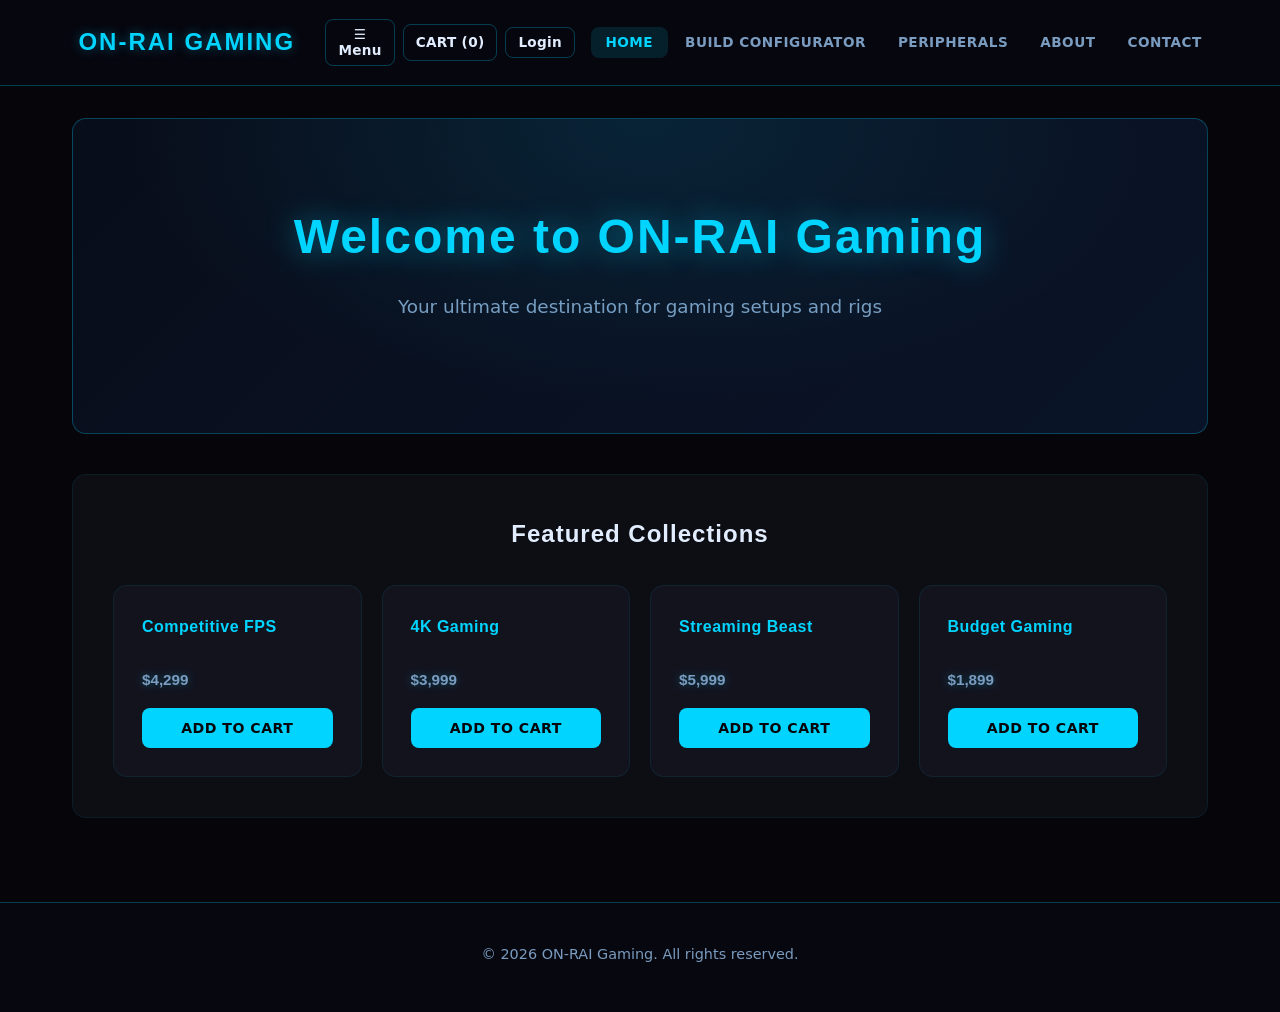
<file: index.html>
<!DOCTYPE html>
<html lang="en">
<head>
  <meta charset="UTF-8">
  <meta name="viewport" content="width=device-width, initial-scale=1.0">
  <title>Home - ON-RAI Gaming</title>
  <link rel="stylesheet" href="style.css">
</head>
<body>
  <header>
    <nav>
      <a href="index.html" class="logo">ON-RAI Gaming</a>
      <div class="nav-right">
        <button id="menuBtn" class="nav-btn">☰ Menu</button>
        <a href="cart.html" id="cartLink" class="nav-btn">Cart (<span id="cart-count">0</span>)</a>
        <button id="loginBtn" class="nav-btn">Login</button>
      </div>
      <ul>
        <li><a href="index.html" class="active">Home</a></li>
        <li><a href="build.html">Build Configurator</a></li>
        <li><a href="peripherals.html">Peripherals</a></li>
        <li><a href="about.html">About</a></li>
        <li><a href="contact.html">Contact</a></li>
      </ul>
    </nav>
  </header>

  <main>
    <div class="container">
      <section class="hero">
        <h1>Welcome to ON-RAI Gaming</h1>
        <p>Your ultimate destination for gaming setups and rigs</p>
      </section>

      <section>
        <h2>Featured Collections</h2>
        <div class="grid grid-4">
          
          <div class="card">
            <h4>Competitive FPS</h4>
            <p class="price">$4,299</p>
            <button class="btn add-to-cart" data-name="Competitive FPS" data-price="4299">ADD TO CART</button>
          </div>

          <div class="card">
            <h4>4K Gaming</h4>
            <p class="price">$3,999</p>
            <button class="btn add-to-cart" data-name="4K Gaming" data-price="3999">ADD TO CART</button>
          </div>

          <div class="card">
            <h4>Streaming Beast</h4>
            <p class="price">$5,999</p>
            <button class="btn add-to-cart" data-name="Streaming Beast" data-price="5999">ADD TO CART</button>
          </div>

          <div class="card">
            <h4>Budget Gaming</h4>
            <p class="price">$1,899</p>
            <button class="btn add-to-cart" data-name="Budget Gaming" data-price="1899">ADD TO CART</button>
          </div>

        </div>
      </section>
    </div>
  </main>

  <div id="sidemenu">
    <div class="close"><button id="closeMenu">✖</button></div>
    <a href="index.html">Home</a>
    <a href="build.html">Build Configurator</a>
    <a href="peripherals.html">Peripherals</a>
    <a href="about.html">About</a>
    <a href="contact.html">Contact</a>
  </div>

  <div id="loginModal" class="modal">
    <div class="panel">
      <h3>Login</h3>
      <form id="loginForm">
        <div class="form-group"><label for="login-user">Username</label><input id="login-user" name="user" required></div>
        <div class="form-group"><label for="login-pass">Password</label><input id="login-pass" name="pass" type="password" required></div>
        <div style="display:flex;gap:.5rem;margin-top:.75rem;">
          <button type="submit" class="btn">Login</button>
          <button type="button" id="loginCancel" class="btn btn-secondary">Cancel</button>
        </div>
        <p id="loginMessage" style="margin-top:.5rem;color:#c00;display:none"></p>
      </form>
    </div>
  </div>

  <div id="toast" class="toast"></div>

  <footer>
    <p>&copy; 2026 ON-RAI Gaming. All rights reserved.</p>
  </footer>

  <script src="script.js?v=2.0"></script>
</body>
</html>
</file>
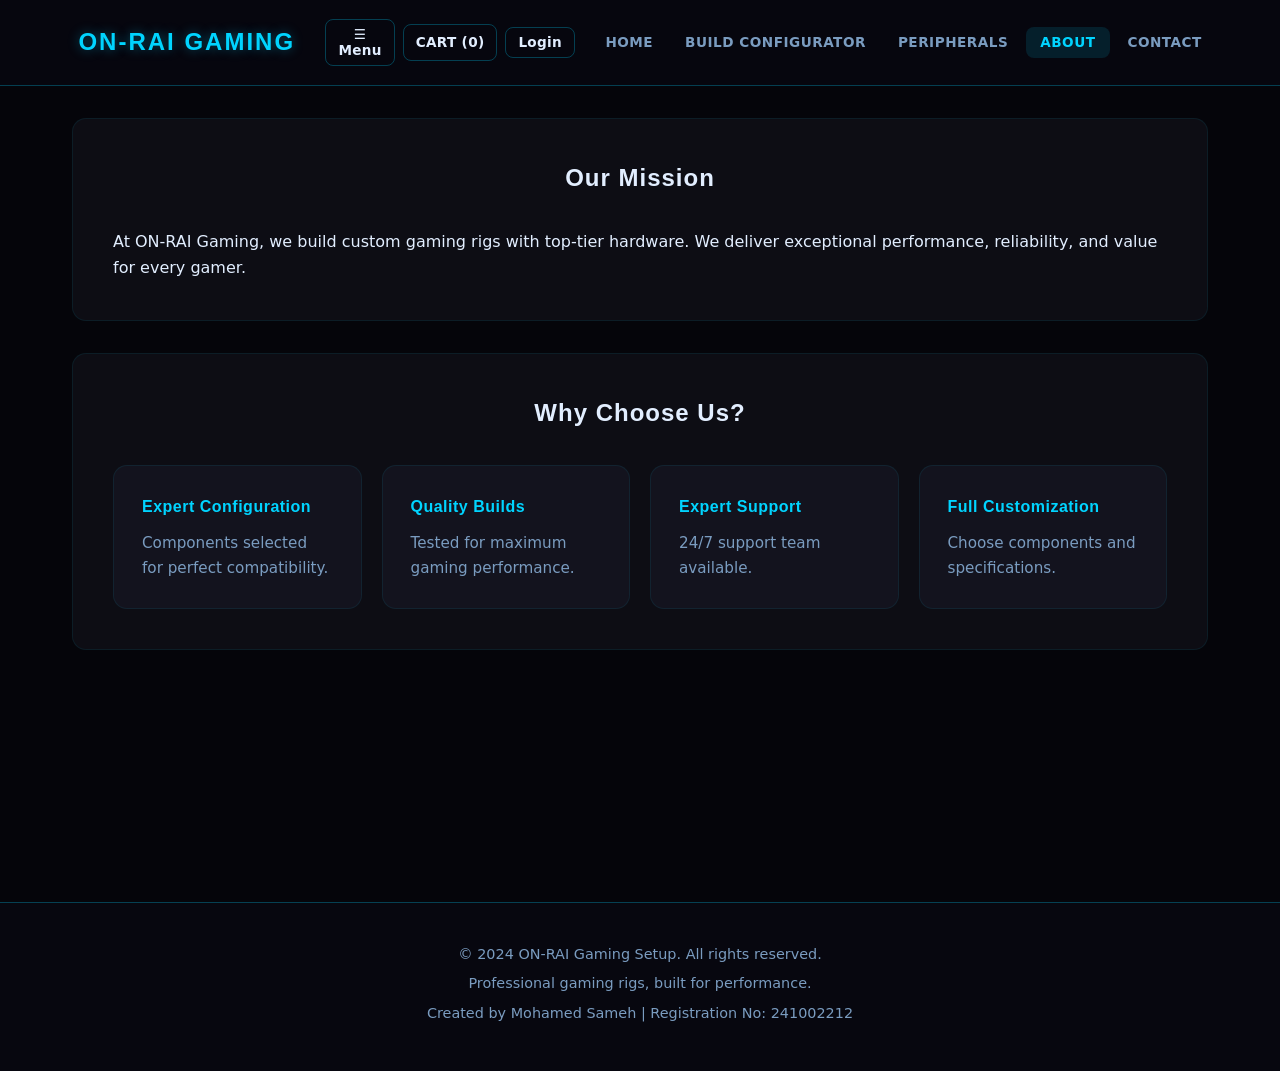
<file: about.html>
<!DOCTYPE html>
<html lang="en">
<head>
  <meta charset="UTF-8">
  <meta name="viewport" content="width=device-width, initial-scale=1.0">
  <title>About - ON-RAI Gaming</title>
  <link rel="stylesheet" href="style.css">
</head>
<body>
  <header>
    <nav>
      <a href="index.html" class="logo">ON-RAI Gaming</a>
      <div class="nav-right">
        <button id="menuBtn" class="nav-btn">☰ Menu</button>
        <a href="cart.html" id="cartLink" class="nav-btn">Cart (<span id="cart-count">0</span>)</a>
        <button id="loginBtn" class="nav-btn">Login</button>
      </div>
      <ul>
        <li><a href="index.html">Home</a></li>
        <li><a href="build.html">Build Configurator</a></li>
        <li><a href="peripherals.html">Peripherals</a></li>
        <li><a href="about.html" class="active">About</a></li>
        <li><a href="contact.html">Contact</a></li>
      </ul>
    </nav>
  </header>

  <main>
    <div class="container">
      <section>
        <h2>Our Mission</h2>
        <p>At ON-RAI Gaming, we build custom gaming rigs with top-tier hardware. We deliver exceptional performance, reliability, and value for every gamer.</p>
      </section>
      <section>
        <h2>Why Choose Us?</h2>
        <div class="grid grid-4">
          <div class="card">
            <h4>Expert Configuration</h4>
            <p>Components selected for perfect compatibility.</p>
          </div>
          <div class="card">
            <h4>Quality Builds</h4>
            <p>Tested for maximum gaming performance.</p>
          </div>
          <div class="card">
            <h4>Expert Support</h4>
            <p>24/7 support team available.</p>
          </div>
          <div class="card">
            <h4>Full Customization</h4>
            <p>Choose components and specifications.</p>
          </div>
        </div>
      </section>
    </div>
  </main>

  <div id="sidemenu">
    <div class="close"><button id="closeMenu">✖</button></div>
    <a href="index.html">Home</a>
    <a href="build.html">Build Configurator</a>
    <a href="peripherals.html">Peripherals</a>
    <a href="about.html">About</a>
    <a href="contact.html">Contact</a>
  </div>

  <div id="loginModal" class="modal">
    <div class="panel">
      <h3>Login</h3>
      <form id="loginForm">
        <div class="form-group"><label for="login-user">Username</label><input id="login-user" name="user" required></div>
        <div class="form-group"><label for="login-pass">Password</label><input id="login-pass" name="pass" type="password" required></div>
        <div style="display:flex;gap:.5rem;margin-top:.75rem;">
          <button type="submit" class="btn">Login</button>
          <button type="button" id="loginCancel" class="btn btn-secondary">Cancel</button>
        </div>
        <p id="loginMessage" style="margin-top:.5rem;color:#c00;display:none"></p>
      </form>
    </div>
  </div>

  <div id="toast" class="toast"></div>

  <footer>
    <p>&copy; 2024 ON-RAI Gaming Setup. All rights reserved.</p>
    <p>Professional gaming rigs, built for performance.</p>
    <p>Created by Mohamed Sameh | Registration No: 241002212</p>
  </footer>

  <script src="script.js"></script>
</body>
</html>
</file>
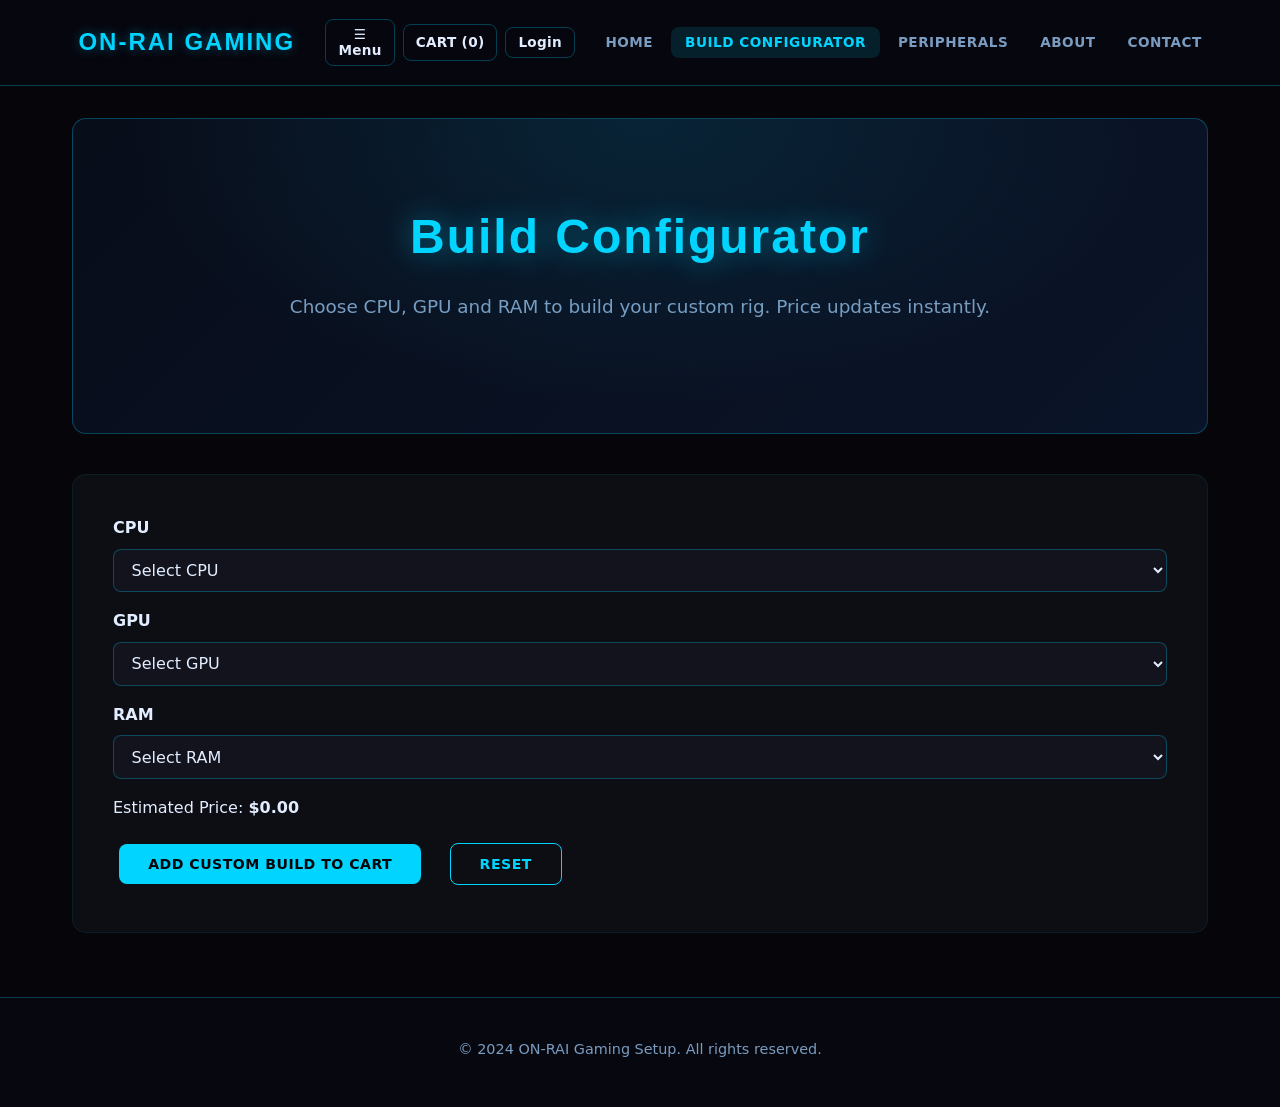
<file: build.html>
<!DOCTYPE html>
<html lang="en">
<head>
  <meta charset="UTF-8">
  <meta name="viewport" content="width=device-width, initial-scale=1.0">
  <title>Build Configurator - ON-RAI</title>
  <link rel="stylesheet" href="style.css">
</head>
<body>
  <header>
    <nav>
      <a href="index.html" class="logo">ON-RAI Gaming</a>
      <div class="nav-right">
        <button id="menuBtn" class="nav-btn">☰ Menu</button>
        <a href="cart.html" id="cartLink" class="nav-btn">Cart (<span id="cart-count">0</span>)</a>
        <button id="loginBtn" class="nav-btn">Login</button>
      </div>
      <ul>
        <li><a href="index.html">Home</a></li>
        <li><a href="build.html" class="active">Build Configurator</a></li>
        <li><a href="peripherals.html">Peripherals</a></li>
        <li><a href="about.html">About</a></li>
        <li><a href="contact.html">Contact</a></li>
      </ul>
    </nav>
  </header>

  <main class="container">
    <section class="hero hero-build">
      <h1>Build Configurator</h1>
      <p>Choose CPU, GPU and RAM to build your custom rig. Price updates instantly.</p>
    </section>

    <section>
      <form id="buildForm">
        <div class="form-group">
          <label for="cpu">CPU</label>
          <select id="cpu">
            <option value="0">Select CPU</option>
            <option value="400">Intel Core i9-13900K (+$400)</option>
            <option value="300">AMD Ryzen 9 7950X (+$300)</option>
            <option value="180">Intel Core i7-13700K (+$180)</option>
            <option value="120">Intel Core i5-13600K (+$120)</option>
          </select>
        </div>

        <div class="form-group">
          <label for="gpu">GPU</label>
          <select id="gpu">
            <option value="0">Select GPU</option>
            <option value="1800">RTX 4090 (+$1800)</option>
            <option value="1200">RTX 4080 (+$1200)</option>
            <option value="700">RTX 4070 (+$700)</option>
            <option value="350">RTX 4060 (+$350)</option>
          </select>
        </div>

        <div class="form-group">
          <label for="ram">RAM</label>
          <select id="ram">
            <option value="0">Select RAM</option>
            <option value="80">16GB DDR5 (+$80)</option>
            <option value="150">32GB DDR5 (+$150)</option>
            <option value="300">64GB DDR5 (+$300)</option>
          </select>
        </div>

        <div class="form-group">
          <p>Estimated Price: <strong id="buildPrice">$0.00</strong></p>
        </div>

        <div style="display:flex;gap:1rem;align-items:center;">
          <button type="button" id="addBuildBtn" class="btn">Add Custom Build to Cart</button>
          <button type="reset" class="btn btn-secondary">Reset</button>
        </div>
      </form>
      <p id="buildMessage" style="margin-top:.75rem;display:none"></p>
    </section>

  </main>

  <div id="sidemenu">
    <div class="close"><button id="closeMenu">✖</button></div>
    <a href="index.html">Home</a>
    <a href="build.html">Build Configurator</a>
    <a href="peripherals.html">Peripherals</a>
    <a href="about.html">About</a>
    <a href="contact.html">Contact</a>
</div>

  <!-- Login modal -->
  <div id="loginModal" class="modal">
    <div class="panel">
      <h3>Login</h3>
      <form id="loginForm">
        <div class="form-group"><label for="login-user">Username</label><input id="login-user" name="user" required></div>
        <div class="form-group"><label for="login-pass">Password</label><input id="login-pass" name="pass" type="password" required></div>
        <div style="display:flex;gap:.5rem;margin-top:.75rem;">
          <button type="submit" class="btn">Login</button>
          <button type="button" id="loginCancel" class="btn btn-secondary">Cancel</button>
        </div>
        <p id="loginMessage" style="margin-top:.5rem;color:#c00;display:none"></p>
      </form>
    </div>
  </div>

  <div id="toast" class="toast"></div>

  <footer>
    <p>&copy; 2024 ON-RAI Gaming Setup. All rights reserved.</p>
  </footer>
  <script src="script.js"></script>
</body>
</html>
</file>
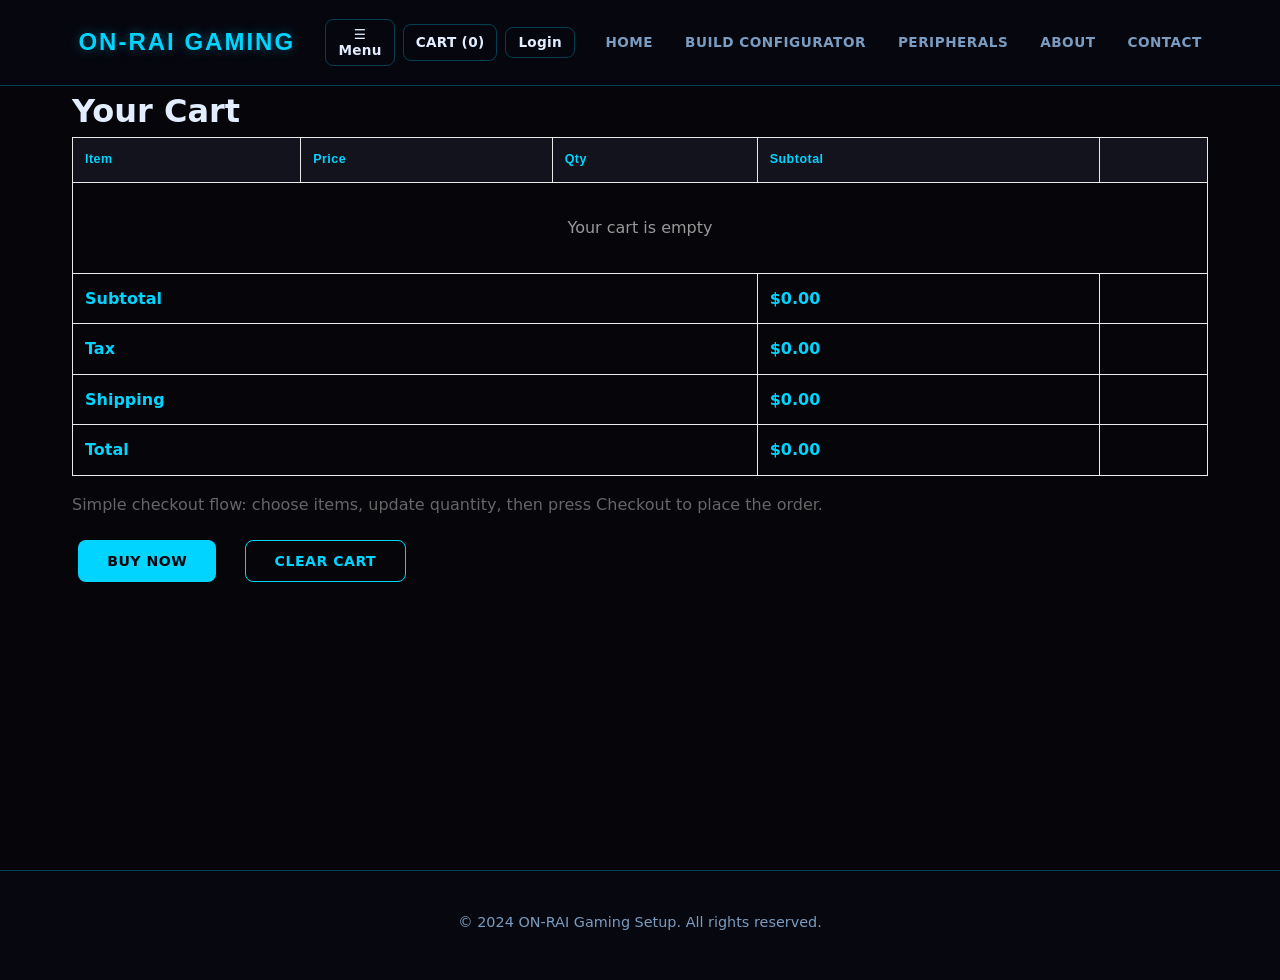
<file: cart.html>
<!DOCTYPE html>
<html lang="en">
<head>
  <meta charset="UTF-8">
  <meta name="viewport" content="width=device-width, initial-scale=1.0">
  <title>Cart - ON-RAI Gaming</title>
  <link rel="stylesheet" href="style.css">
  <style>
    .cart-table{width:100%;border-collapse:collapse}
    .cart-table th,.cart-table td{padding:.75rem;border:1px solid #eaeaea;text-align:left}
    .cart-actions{display:flex;gap:.5rem;align-items:center}
    .total-row{font-weight:700}
  </style>
</head>
<body>
  <header>
    <nav>
      <a href="index.html" class="logo">ON-RAI Gaming</a>
      <div class="nav-right">
        <button id="menuBtn" class="nav-btn">☰ Menu</button>
        <a href="cart.html" id="cartLink" class="nav-btn">Cart (<span id="cart-count">0</span>)</a>
        <button id="loginBtn" class="nav-btn">Login</button>
      </div>
      <ul>
        <li><a href="index.html">Home</a></li>
        <li><a href="build.html">Build Configurator</a></li>
        <li><a href="peripherals.html">Peripherals</a></li>
        <li><a href="about.html">About</a></li>
        <li><a href="contact.html">Contact</a></li>
      </ul>
    </nav>
  </header>

  <main class="container">
    <h1>Your Cart</h1>
    <table class="cart-table" id="cartTable">
      <thead>
        <tr><th>Item</th><th>Price</th><th>Qty</th><th>Subtotal</th><th></th></tr>
      </thead>
      <tbody></tbody>
      <tfoot>
        <tr class="total-row"><td colspan="3">Subtotal</td><td id="subTotal">$0.00</td><td></td></tr>
        <tr class="total-row"><td colspan="3">Tax</td><td id="taxTotal">$0.00</td><td></td></tr>
        <tr class="total-row"><td colspan="3">Shipping</td><td id="shippingTotal">$0.00</td><td></td></tr>
        <tr class="total-row"><td colspan="3">Total</td><td id="cartTotal">$0.00</td><td></td></tr>
      </tfoot>
    </table>
    <p style="margin-top:1rem;color:#666;">Simple checkout flow: choose items, update quantity, then press Checkout to place the order.</p>
    <div style="margin-top:1rem;display:flex;gap:1rem;">
      <button id="checkoutBtn" class="btn">Buy Now</button>
      <button id="clearCart" class="btn btn-secondary">Clear Cart</button>
    </div>
    <p id="checkoutMessage" style="margin-top:.75rem;display:none"></p>
  </main>

  <div id="sidemenu">
    <div class="close"><button id="closeMenu">✖</button></div>
    <a href="index.html">Home</a>
    <a href="build.html">Build Configurator</a>
    <a href="peripherals.html">Peripherals</a>
    <a href="about.html">About</a>
    <a href="contact.html">Contact</a>
</div>

  <div id="loginModal" class="modal">
    <div class="panel">
      <h3>Login</h3>
      <form id="loginForm">
        <div class="form-group"><label for="login-user">Username</label><input id="login-user" name="user" required></div>
        <div class="form-group"><label for="login-pass">Password</label><input id="login-pass" name="pass" type="password" required></div>
        <div style="display:flex;gap:.5rem;margin-top:.75rem;">
          <button type="submit" class="btn">Login</button>
          <button type="button" id="loginCancel" class="btn btn-secondary">Cancel</button>
        </div>
        <p id="loginMessage" style="margin-top:.5rem;color:#c00;display:none"></p>
      </form>
    </div>
  </div>

  <div id="toast" class="toast"></div>

  <footer>
    <p>&copy; 2024 ON-RAI Gaming Setup. All rights reserved.</p>
  </footer>

  <script src="script.js"></script>
</body>
</html>
</file>
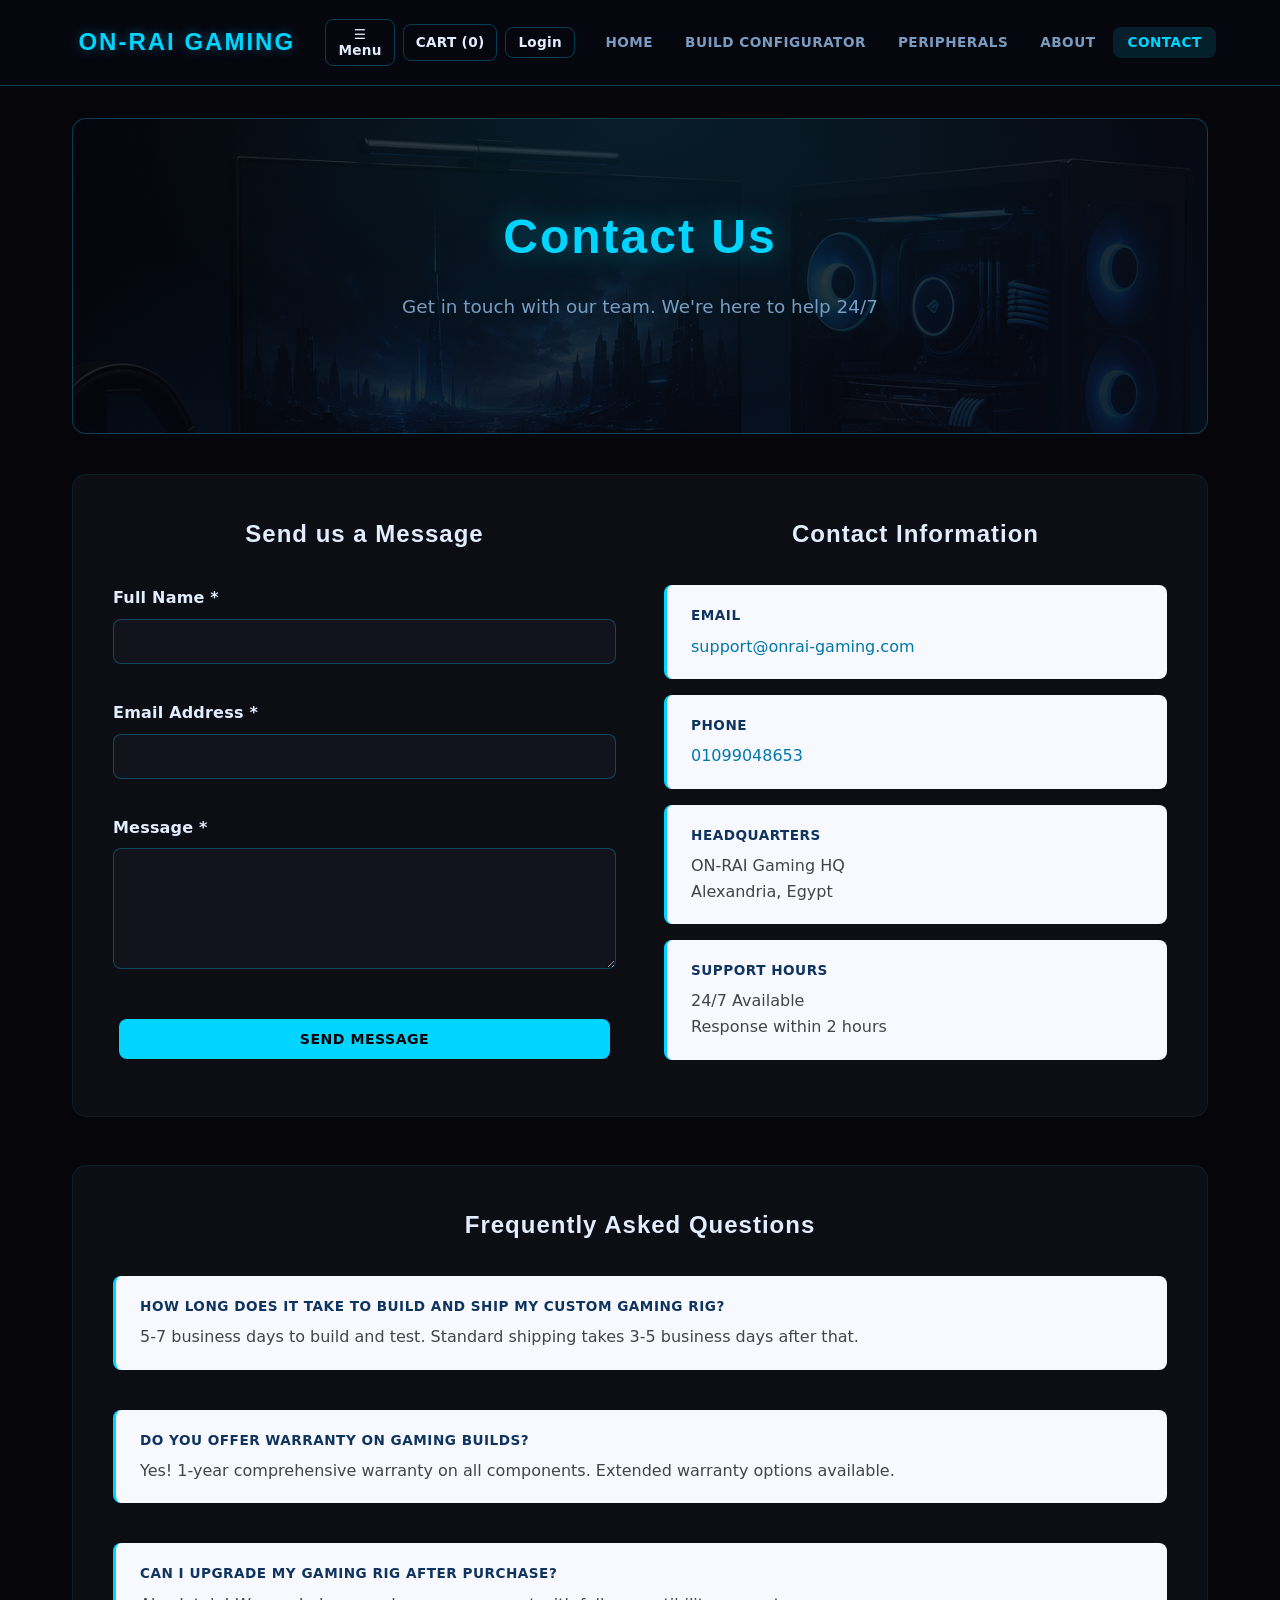
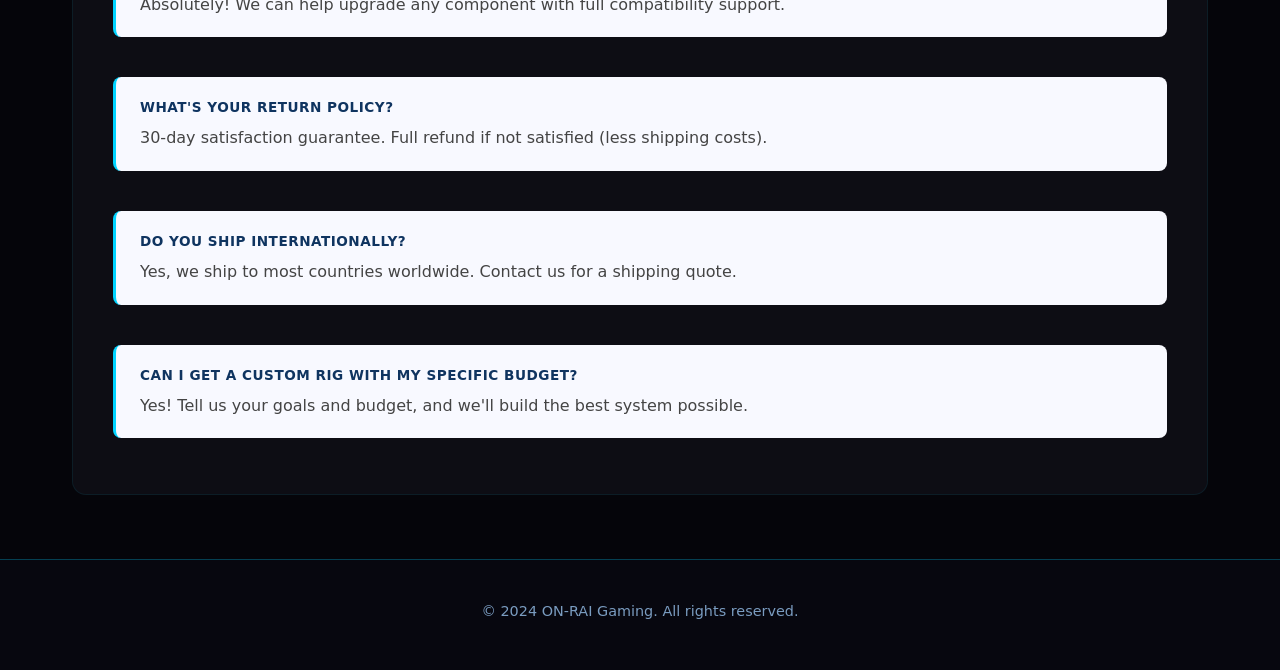
<file: contact.html>
<!DOCTYPE html>
<html lang="en">
<head>
  <meta charset="UTF-8">
  <meta name="viewport" content="width=device-width, initial-scale=1.0">
  <title>Contact - ON-RAI Gaming</title>
  <link rel="stylesheet" href="style.css">
</head>
<body>
  <header>
    <nav>
      <a href="index.html" class="logo">ON-RAI Gaming</a>
      <div class="nav-right">
        <button id="menuBtn" class="nav-btn">☰ Menu</button>
        <a href="cart.html" id="cartLink" class="nav-btn">Cart (<span id="cart-count">0</span>)</a>
        <button id="loginBtn" class="nav-btn">Login</button>
      </div>
      <ul>
        <li><a href="index.html">Home</a></li>
        <li><a href="build.html">Build Configurator</a></li>
        <li><a href="peripherals.html">Peripherals</a></li>
        <li><a href="about.html">About</a></li>
        <li><a href="contact.html" class="active">Contact</a></li>
      </ul>
    </nav>
  </header>

  <main>
    <div class="container">
      <section class="hero hero-img" style="--hero-bg: url('images/ChatGPT Image May 15, 2026, 01_45_26 AM.png')">
        <h1>Contact Us</h1>
        <p>Get in touch with our team. We're here to help 24/7</p>
      </section>

      <section class="contact-grid" style="display:grid; grid-template-columns:1fr 1fr; gap:3rem; margin-bottom:3rem;">
        <div>
          <h2>Send us a Message</h2>
          <form id="contactForm" class="contact-form">
            <div class="form-group">
              <label for="name">Full Name *</label>
              <input type="text" id="name" name="name" required>
            </div>
            <div class="form-group">
              <label for="email">Email Address *</label>
              <input type="email" id="email" name="email" required>
            </div>
            <div class="form-group">
              <label for="message">Message *</label>
              <textarea id="message" name="message" rows="5" required></textarea>
            </div>
            <button type="submit" class="btn">Send Message</button>
            <p id="contactMessage" style="margin-top:.5rem;display:none"></p>
          </form>
        </div>

        <div>
          <h2>Contact Information</h2>
          <div class="info-box">
            <h4>Email</h4>
            <p><a href="mailto:support@onrai-gaming.com">support@onrai-gaming.com</a></p>
          </div>
          <div class="info-box">
            <h4>Phone</h4>
            <p><a href="tel:01099048653">01099048653</a></p>
          </div>
          <div class="info-box">
            <h4>Headquarters</h4>
            <p>ON-RAI Gaming HQ<br>Alexandria, Egypt</p>
          </div>
          <div class="info-box">
            <h4>Support Hours</h4>
            <p>24/7 Available<br>Response within 2 hours</p>
          </div>
        </div>
      </section>

      <section>
        <h2>Frequently Asked Questions</h2>
        <div style="display:grid; gap:1.5rem;">
          <div class="info-box">
            <h4>How long does it take to build and ship my custom gaming rig?</h4>
            <p>5-7 business days to build and test. Standard shipping takes 3-5 business days after that.</p>
          </div>
          <div class="info-box">
            <h4>Do you offer warranty on gaming builds?</h4>
            <p>Yes! 1-year comprehensive warranty on all components. Extended warranty options available.</p>
          </div>
          <div class="info-box">
            <h4>Can I upgrade my gaming rig after purchase?</h4>
            <p>Absolutely! We can help upgrade any component with full compatibility support.</p>
          </div>
          <div class="info-box">
            <h4>What's your return policy?</h4>
            <p>30-day satisfaction guarantee. Full refund if not satisfied (less shipping costs).</p>
          </div>
          <div class="info-box">
            <h4>Do you ship internationally?</h4>
            <p>Yes, we ship to most countries worldwide. Contact us for a shipping quote.</p>
          </div>
          <div class="info-box">
            <h4>Can I get a custom rig with my specific budget?</h4>
            <p>Yes! Tell us your goals and budget, and we'll build the best system possible.</p>
          </div>
        </div>
      </section>
    </div>
  </main>

  <div id="sidemenu">
    <div class="close"><button id="closeMenu">✖</button></div>
    <a href="index.html">Home</a>
    <a href="build.html">Build Configurator</a>
    <a href="peripherals.html">Peripherals</a>
    <a href="about.html">About</a>
    <a href="contact.html">Contact</a>
  </div>

  <div id="loginModal" class="modal">
    <div class="panel">
      <h3>Login</h3>
      <form id="loginForm">
        <div class="form-group"><label for="login-user">Username</label><input id="login-user" name="user" required></div>
        <div class="form-group"><label for="login-pass">Password</label><input id="login-pass" name="pass" type="password" required></div>
        <div style="display:flex;gap:.5rem;margin-top:.75rem;">
          <button type="submit" class="btn">Login</button>
          <button type="button" id="loginCancel" class="btn btn-secondary">Cancel</button>
        </div>
        <p id="loginMessage" style="margin-top:.5rem;color:#c00;display:none"></p>
      </form>
    </div>
  </div>

  <div id="toast" class="toast"></div>

  <footer>
    <p>&copy; 2024 ON-RAI Gaming. All rights reserved.</p>
  </footer>

  <script src="script.js"></script>
</body>
</html>
</file>
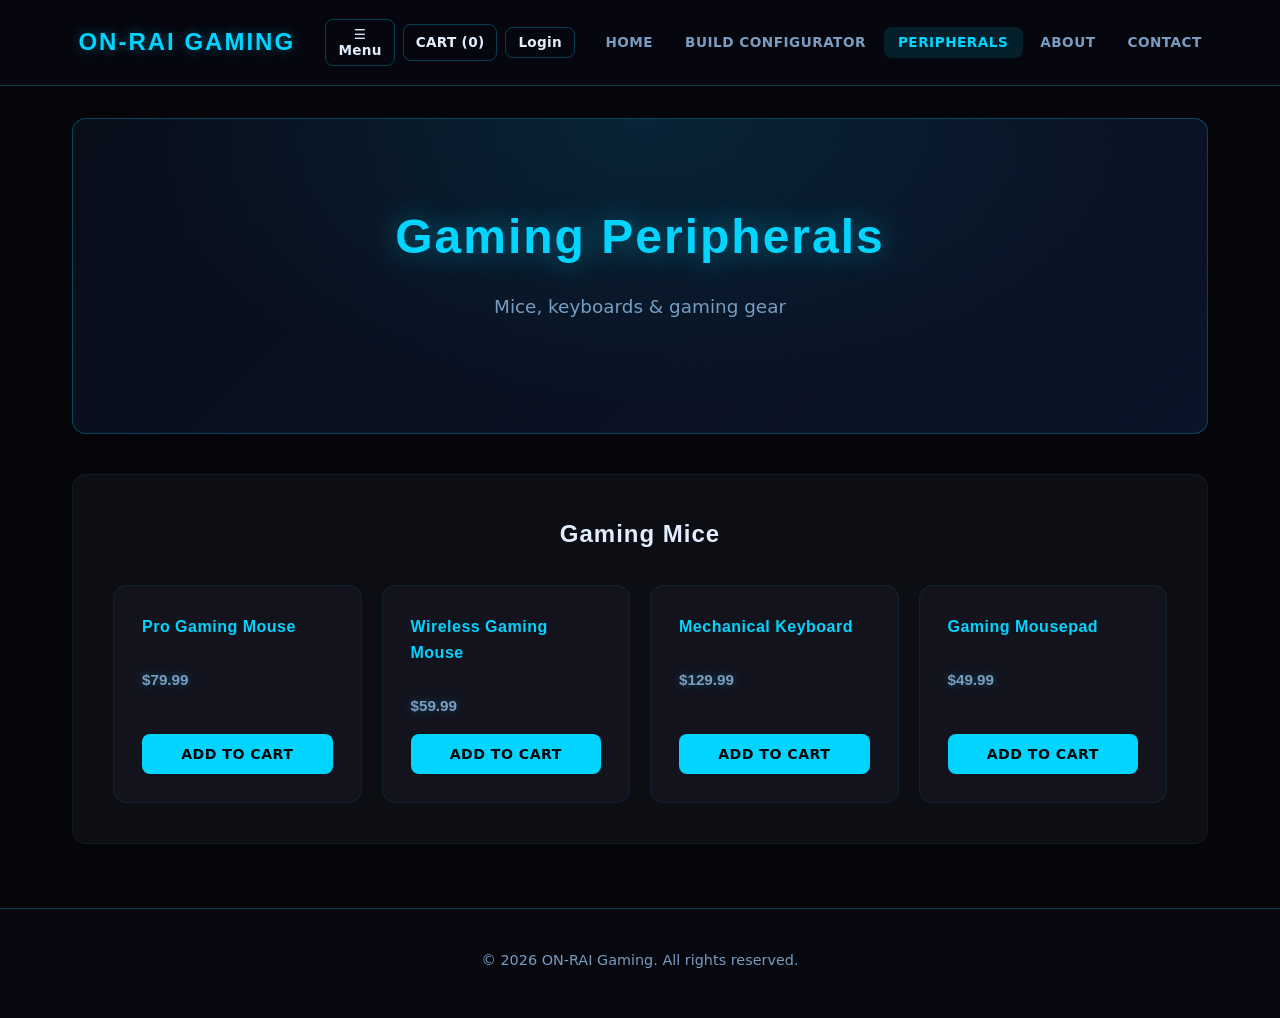
<file: peripherals.html>
<!DOCTYPE html>
<html lang="en">
<head>
  <meta charset="UTF-8">
  <meta name="viewport" content="width=device-width, initial-scale=1.0">
  <title>Peripherals - ON-RAI Gaming</title>
  <link rel="stylesheet" href="style.css">
</head>
<body>
  <header>
    <nav>
      <a href="index.html" class="logo">ON-RAI Gaming</a>
      <div class="nav-right">
        <button id="menuBtn" class="nav-btn">☰ Menu</button>
        <a href="cart.html" id="cartLink" class="nav-btn">Cart (<span id="cart-count">0</span>)</a>
        <button id="loginBtn" class="nav-btn">Login</button>
      </div>
      <ul>
        <li><a href="index.html">Home</a></li>
        <li><a href="build.html">Build Configurator</a></li>
        <li><a href="peripherals.html" class="active">Peripherals</a></li>
        <li><a href="about.html">About</a></li>
        <li><a href="contact.html">Contact</a></li>
      </ul>
    </nav>
  </header>

  <main>
    <div class="container">
      <section class="hero">
        <h1>Gaming Peripherals</h1>
        <p>Mice, keyboards & gaming gear</p>
      </section>
      <section>
        <h2>Gaming Mice</h2>
        <div class="grid grid-4">
          <div class="card">
            <h4>Pro Gaming Mouse</h4>
            <p class="price">$79.99</p>
            <button class="btn add-to-cart" data-name="Pro Gaming Mouse" data-price="79.99">Add to Cart</button>
          </div>
          <div class="card">
            <h4>Wireless Gaming Mouse</h4>
            <p class="price">$59.99</p>
            <button class="btn add-to-cart" data-name="Wireless Gaming Mouse" data-price="59.99">Add to Cart</button>
          </div>
          <div class="card">
            <h4>Mechanical Keyboard</h4>
            <p class="price">$129.99</p>
            <button class="btn add-to-cart" data-name="Mechanical Keyboard" data-price="129.99">Add to Cart</button>
          </div>
          <div class="card">
            <h4>Gaming Mousepad</h4>
            <p class="price">$49.99</p>
            <button class="btn add-to-cart" data-name="Gaming Mousepad" data-price="49.99">Add to Cart</button>
          </div>
        </div>
      </section>
    </div>
  </main>

  <div id="sidemenu">
    <div class="close"><button id="closeMenu">✖</button></div>
    <a href="index.html">Home</a>
    <a href="build.html">Build Configurator</a>
    <a href="peripherals.html">Peripherals</a>
    <a href="about.html">About</a>
    <a href="contact.html">Contact</a>
  </div>

  <div id="loginModal" class="modal">
    <div class="panel">
      <h3>Login</h3>
      <form id="loginForm">
        <div class="form-group"><label for="login-user">Username</label><input id="login-user" name="user" required></div>
        <div class="form-group"><label for="login-pass">Password</label><input id="login-pass" name="pass" type="password" required></div>
        <div style="display:flex;gap:.5rem;margin-top:.75rem;">
          <button type="submit" class="btn">Login</button>
          <button type="button" id="loginCancel" class="btn btn-secondary">Cancel</button>
        </div>
        <p id="loginMessage" style="margin-top:.5rem;color:#c00;display:none"></p>
      </form>
    </div>
  </div>

  <div id="toast" class="toast"></div>

  <footer>
    <p>&copy; 2026 ON-RAI Gaming. All rights reserved.</p>
  </footer>

  <script src="script.js?v=2.0"></script>
</body>
</html>
</file>
<file: style.css>
/* ============================================================
   ON-RAI Gaming — style.css (v2 upgraded)
   ============================================================ */

/* --- Variables --- */
:root {
  --accent:    #00d4ff;
  --accent-h:  #00f0ff;
  --accent-dim:rgba(0,212,255,0.12);
  --bg:        #05050a;
  --surface:   #0d0d14;
  --surface-2: #13131e;
  --nav-bg:    #07070f;
  --text:      #e2eeff;
  --muted:     #7a9cc0;
  --border:    rgba(0,212,255,0.08);
  --border-h:  rgba(0,212,255,0.28);
  --radius:    8px;
  --radius-l:  14px;
  --glow:      0 0 20px rgba(0,212,255,0.22);
}

/* --- Reset --- */
*, *::before, *::after { margin:0; padding:0; box-sizing:border-box; }
html { scroll-behavior:smooth; }

body {
  font-family: 'Rajdhani', 'Inter', system-ui, sans-serif;
  line-height: 1.6;
  color: var(--text);
  background: var(--bg);
  min-height: 100vh;
}

/* --- Header --- */
header {
  background: rgba(7,7,15,0.95);
  border-bottom: 1px solid var(--border-h);
  padding: 1rem 0;
  position: sticky;
  top: 0;
  z-index: 100;
  backdrop-filter: blur(16px);
}

nav {
  display: flex;
  justify-content: space-between;
  align-items: center;
  max-width: 1200px;
  margin: 0 auto;
  padding: 0 1.5rem;
  gap: 1rem;
}

.logo {
  font-family: 'Orbitron', sans-serif;
  font-size: 1.5rem;
  font-weight: 900;
  color: var(--accent);
  text-decoration: none;
  letter-spacing: 2px;
  white-space: nowrap;
  flex-shrink: 0;
  text-shadow: 0 0 12px rgba(0,212,255,0.4);
  transition: text-shadow 0.3s;
}
.logo:hover { text-shadow: 0 0 24px rgba(0,212,255,0.8), 0 0 48px rgba(0,212,255,0.3); }

nav ul { display:flex; list-style:none; gap:0.2rem; flex:1; justify-content:center; }

nav a {
  color: var(--muted);
  text-decoration: none;
  padding: 0.45rem 0.9rem;
  border-radius: var(--radius);
  font-weight: 600;
  font-size: 0.85rem;
  letter-spacing: 0.5px;
  text-transform: uppercase;
  white-space: nowrap;
  transition: color 0.2s, background 0.2s;
}
nav a:hover, nav a.active { color:var(--accent); background:var(--accent-dim); }

.nav-right { display:flex; gap:0.5rem; align-items:center; }

.nav-btn {
  background: transparent;
  border: 1px solid var(--border-h);
  padding: 0.4rem 0.75rem;
  border-radius: var(--radius);
  cursor: pointer;
  color: var(--text);
  font-family: inherit;
  font-size: 0.85rem;
  font-weight: 600;
  letter-spacing: 0.3px;
  transition: all 0.2s;
}
.nav-btn:hover { border-color:var(--accent); color:var(--accent); background:var(--accent-dim); box-shadow:var(--glow); }

/* --- Side Menu --- */
#sidemenu {
  position: fixed;
  left: -280px;
  top: 0;
  width: 280px;
  height: 100%;
  background: rgba(7,7,15,0.98);
  border-right: 1px solid var(--border-h);
  padding: 1.5rem;
  transition: left 0.3s cubic-bezier(0.4,0,0.2,1);
  z-index: 200;
  backdrop-filter: blur(20px);
}
#sidemenu a {
  color: var(--muted);
  display: block;
  padding: 0.65rem 0.75rem;
  text-decoration: none;
  font-weight: 600;
  font-size: 0.9rem;
  text-transform: uppercase;
  letter-spacing: 0.5px;
  border-radius: var(--radius);
  transition: color 0.2s, background 0.2s;
}
#sidemenu a:hover { color:var(--accent); background:var(--accent-dim); }
#sidemenu .close { text-align:right; margin-bottom:1.5rem; }

/* --- Modal --- */
.modal {
  display: none;
  position: fixed;
  inset: 0;
  background: rgba(0,0,0,0.8);
  align-items: center;
  justify-content: center;
  z-index: 999;
  backdrop-filter: blur(4px);
}
.modal .panel {
  background: #fff;
  padding: 2rem;
  border-radius: var(--radius-l);
  max-width: 400px;
  width: 95%;
  color: #1a1a2e;
  box-shadow: 0 24px 60px rgba(0,0,0,0.5), var(--glow);
  animation: modalIn 0.25s ease-out;
}
@keyframes modalIn {
  from { opacity:0; transform:scale(0.93) translateY(-8px); }
  to   { opacity:1; transform:scale(1) translateY(0); }
}
.modal h3 { color:#0f3460; margin-bottom:1rem; font-size:1.4rem; font-family:'Orbitron',sans-serif; }

/* --- Toast --- */
.toast {
  position: fixed;
  right: 1.25rem;
  bottom: 1.25rem;
  background: linear-gradient(135deg, #081828, #0a2040);
  border: 1px solid var(--accent);
  color: var(--accent);
  padding: 0.7rem 1.2rem;
  border-radius: var(--radius);
  display: none;
  z-index: 999;
  font-weight: 700;
  font-size: 0.88rem;
  box-shadow: var(--glow);
  letter-spacing: 0.5px;
}

/* --- Layout --- */
.container { max-width:1200px; margin:0 auto; padding:0 2rem; }
main { min-height: calc(100vh - 180px); }

/* --- Hero --- */
.hero {
  background: linear-gradient(135deg, #080d1a 0%, #0a1428 100%);
  border: 1px solid var(--border-h);
  color: var(--text);
  padding: 5rem 2rem;
  text-align: center;
  border-radius: var(--radius-l);
  margin-bottom: 2.5rem;
  position: relative;
  overflow: hidden;
}
.hero::before {
  content:'';
  position:absolute; inset:0;
  background: radial-gradient(ellipse at 50% 0%, rgba(0,212,255,0.1) 0%, transparent 65%);
  pointer-events:none;
}
.hero h1 {
  font-family: 'Orbitron', sans-serif;
  font-size: 3rem;
  margin-bottom: 1rem;
  color: var(--accent);
  text-shadow: 0 0 30px rgba(0,212,255,0.45);
  letter-spacing: 2px;
}
.hero p { font-size:1.15rem; margin-bottom:2rem; color:var(--muted); }

.hero-img {
  background:
    linear-gradient(135deg, rgba(5,5,10,0.82), rgba(8,13,26,0.88)),
    var(--hero-bg, #0d1930) center/cover;
  background-attachment: fixed;
}

/* --- Sections --- */
section {
  background: var(--surface);
  padding: 2.5rem;
  margin: 2rem 0;
  border-radius: var(--radius-l);
  border: 1px solid var(--border);
}
h2 {
  font-family: 'Orbitron', sans-serif;
  color: var(--text);
  margin-bottom: 2rem;
  font-size: 1.5rem;
  text-align: center;
  letter-spacing: 1px;
}
h3 { color:var(--accent); margin-bottom:1rem; font-size:1.3rem; }

/* --- Buttons --- */
.btn {
  display: inline-block;
  padding: 0.75rem 1.8rem;
  background: var(--accent);
  color: #05050a;
  text-decoration: none;
  border-radius: var(--radius);
  margin: 0.4rem;
  font-weight: 700;
  font-size: 0.88rem;
  letter-spacing: 0.5px;
  text-transform: uppercase;
  border: none;
  cursor: pointer;
  font-family: inherit;
  transition: all 0.2s;
}
.btn:hover { background:var(--accent-h); transform:translateY(-2px); box-shadow:0 8px 24px rgba(0,212,255,0.3); }
.btn-secondary { background:transparent; color:var(--accent); border:1px solid var(--accent); }
.btn-secondary:hover { background:var(--accent); color:#05050a; }

/* --- Grid --- */
.grid   { display:grid; gap:1.25rem; margin-top:1.5rem; }
.grid-2 { grid-template-columns: repeat(auto-fit, minmax(220px,1fr)); }
.grid-4 { grid-template-columns: repeat(4,1fr); }

/* --- Cards --- */
.card {
  background: var(--surface-2);
  border: 1px solid var(--border);
  border-radius: var(--radius-l);
  padding: 1.75rem;
  display: flex;
  flex-direction: column;
  position: relative;
  overflow: hidden;
  transition: border-color 0.25s, transform 0.25s, box-shadow 0.25s;
}
.card::before {
  content:'';
  position:absolute; inset:0;
  background: radial-gradient(ellipse at top left, rgba(0,212,255,0.05), transparent 65%);
  opacity:0; transition:opacity 0.3s;
  pointer-events:none;
}
.card:hover { border-color:var(--border-h); transform:translateY(-6px); box-shadow:0 12px 32px rgba(0,212,255,0.15); }
.card:hover::before { opacity:1; }
.card h4 {
  color: var(--accent);
  margin-bottom: 0.75rem;
  font-size: 1rem;
  font-family: 'Orbitron', sans-serif;
  letter-spacing: 0.5px;
}
.card p { color:var(--muted); font-size:0.95rem; flex-grow:1; }
.card li { margin-bottom:0.5rem; color:var(--muted); }

.price {
  color: var(--accent);
  font-size: 1.4rem;
  font-weight: 700;
  margin-top: 1rem;
  font-family: 'Orbitron', sans-serif;
  text-shadow: 0 0 10px rgba(0,212,255,0.3);
}
.add-to-cart { width:100%; margin:1rem 0 0; }

/* --- Forms --- */
.form-group { margin-bottom:1rem; }
.form-group label { display:block; margin-bottom:0.5rem; font-weight:600; color:#333; }
.form-group input,
.form-group select,
.form-group textarea {
  width:100%; padding:0.65rem 0.85rem;
  border:1px solid #ddd; border-radius:var(--radius);
  font-size:1rem; font-family:inherit;
  transition: border-color 0.2s, box-shadow 0.2s;
}
.form-group input:focus,
.form-group select:focus,
.form-group textarea:focus { outline:none; border-color:var(--accent); box-shadow:0 0 0 3px rgba(0,212,255,0.12); }

#buildForm label { color:var(--text); }
#buildForm input,
#buildForm select { background:var(--surface-2); color:var(--text); border-color:var(--border-h); }

.contact-form { display:flex; flex-direction:column; gap:1.25rem; }
.contact-form label {
  font-weight:700;
  color: var(--text);
  letter-spacing: 0.2px;
}
.contact-form input,
.contact-form textarea {
  padding:0.75rem;
  border:1px solid var(--border-h);
  border-radius:var(--radius);
  font-family:inherit;
  font-size:1rem;
  background: var(--surface-2);
  color: var(--text);
}
.contact-form input::placeholder,
.contact-form textarea::placeholder { color: var(--muted); }
.contact-form input:focus,
.contact-form textarea:focus { outline:none; border-color:var(--accent); box-shadow:0 0 0 3px rgba(0,212,255,0.12); }

.info-box {
  background: #f8f9ff;
  padding: 1.25rem 1.5rem;
  border-radius: var(--radius);
  margin-bottom: 1rem;
  border-left: 3px solid var(--accent);
}
.info-box h4 { color:#0f3460; margin-bottom:0.4rem; font-size:0.85rem; text-transform:uppercase; letter-spacing:0.5px; }
.info-box p  { color:#444; }
.info-box a  { color:#0077aa; text-decoration:none; }
.info-box a:hover { text-decoration:underline; }

/* --- Cart Table --- */
.cart-table { width:100%; border-collapse:collapse; }
.cart-table th {
  background: var(--surface-2);
  color: var(--accent);
  font-family: 'Orbitron', sans-serif;
  font-size: 0.78rem;
  letter-spacing: 0.5px;
  padding: 0.85rem 0.75rem;
  border-bottom: 1px solid var(--border-h);
  text-align: left;
}
.cart-table td { padding:0.75rem; border-bottom:1px solid var(--border); }
.total-row td  { font-weight:700; color:var(--accent); border-top:1px solid var(--border-h); }

/* --- Slideshow --- */
.slideshow-container {
  position: relative;
  border-radius: var(--radius-l);
  overflow: hidden;
  border: 1px solid var(--border-h);
  background: var(--surface);
  min-height: 420px;
}
.slide {
  position: absolute;
  inset: 0;
  opacity: 0;
  transition: opacity 0.7s ease;
  display: flex;
  flex-direction: column;
  align-items: center;
  justify-content: center;
  text-align: center;
  padding: 3rem 2rem;
}
.slide.active { opacity:1; position:relative; min-height:420px; }

/* vivid gradient backgrounds per slide */
.visual-1 {
  background:
    radial-gradient(ellipse at 25% 35%, rgba(0,212,255,0.18) 0%, transparent 55%),
    radial-gradient(ellipse at 75% 65%, rgba(0,80,200,0.12) 0%, transparent 50%),
    linear-gradient(135deg, #040c1a 0%, #091628 100%);
}
.visual-2 {
  background:
    radial-gradient(ellipse at 70% 25%, rgba(170,0,255,0.18) 0%, transparent 55%),
    radial-gradient(ellipse at 25% 70%, rgba(0,180,255,0.1) 0%, transparent 50%),
    linear-gradient(135deg, #0d0618 0%, #160826 100%);
}
.visual-3 {
  background:
    radial-gradient(ellipse at 50% 20%, rgba(0,255,130,0.15) 0%, transparent 55%),
    radial-gradient(ellipse at 75% 75%, rgba(0,180,255,0.1) 0%, transparent 50%),
    linear-gradient(135deg, #030e0e 0%, #051818 100%);
}

.slide-badge {
  display: inline-block;
  padding: 0.3rem 0.9rem;
  border-radius: 999px;
  background: rgba(0,212,255,0.1);
  border: 1px solid rgba(0,212,255,0.35);
  color: var(--accent);
  font-size: 0.72rem;
  letter-spacing: 1px;
  text-transform: uppercase;
  margin-bottom: 1.5rem;
}
.slide-icon { font-size:4.5rem; margin-bottom:1.25rem; display:block; filter:drop-shadow(0 0 16px rgba(0,212,255,0.5)); }
.slide-title {
  font-family: 'Orbitron', sans-serif;
  font-size: 2.2rem;
  color: var(--accent);
  margin-bottom: 0.75rem;
  text-shadow: 0 0 24px rgba(0,212,255,0.5);
  letter-spacing: 2px;
}
.slide-sub { font-size:1rem; color:var(--muted); max-width:480px; line-height:1.7; }

.slide-dots {
  position: absolute;
  bottom: 1.25rem;
  left: 50%;
  transform: translateX(-50%);
  display: flex;
  gap: 8px;
  z-index: 3;
}
.dot {
  width:8px; height:8px; border-radius:50%;
  background:rgba(0,212,255,0.2); border:1px solid rgba(0,212,255,0.35);
  cursor:pointer; transition:all 0.3s;
}
.dot.active { background:var(--accent); box-shadow:0 0 8px rgba(0,212,255,0.6); width:24px; border-radius:4px; }

.slideshow-container .prev,
.slideshow-container .next {
  position:absolute; top:50%; transform:translateY(-50%);
  background:rgba(0,0,0,0.5); color:#fff;
  border:1px solid rgba(0,212,255,0.3);
  padding:0.65rem 0.85rem; border-radius:50%;
  cursor:pointer; z-index:3; font-size:0.9rem;
  transition:all 0.2s;
}
.slideshow-container .prev:hover,
.slideshow-container .next:hover { background:var(--accent-dim); border-color:var(--accent); }
.slideshow-container .prev { left:1rem; }
.slideshow-container .next { right:1rem; }

/* --- Footer --- */
footer {
  background: var(--nav-bg);
  border-top: 1px solid var(--border-h);
  color: var(--muted);
  text-align: center;
  padding: 2.5rem 2rem;
  margin-top: 4rem;
  font-size: 0.9rem;
}
footer p { margin-bottom:0.4rem; }
footer a { color:var(--accent); text-decoration:none; }
footer a:hover { text-decoration:underline; }

/* --- Responsive --- */
@media (max-width:1024px) { .grid-4 { grid-template-columns:repeat(2,1fr); } }
@media (max-width:768px) {
  nav { flex-wrap:wrap; }
  .hero { padding:3.5rem 1.5rem; }
  .hero h1 { font-size:2rem; }
  h2 { font-size:1.2rem; }
  section { padding:2rem 1.5rem; }
  .grid-4 { grid-template-columns:1fr; gap:1.5rem; }
  .contact-grid { grid-template-columns:1fr !important; }
}
@media (max-width:600px) {
  body { font-size:14px; }
  nav { flex-direction:column; gap:0.5rem; }
  .nav-right { width:100%; }
  nav ul { flex-direction:column; width:100%; }
  .hero h1 { font-size:1.6rem; }
  section { padding:1.5rem 1rem; margin:1.5rem 0; }
  footer { padding:1.5rem 1rem; }
}
</file>
